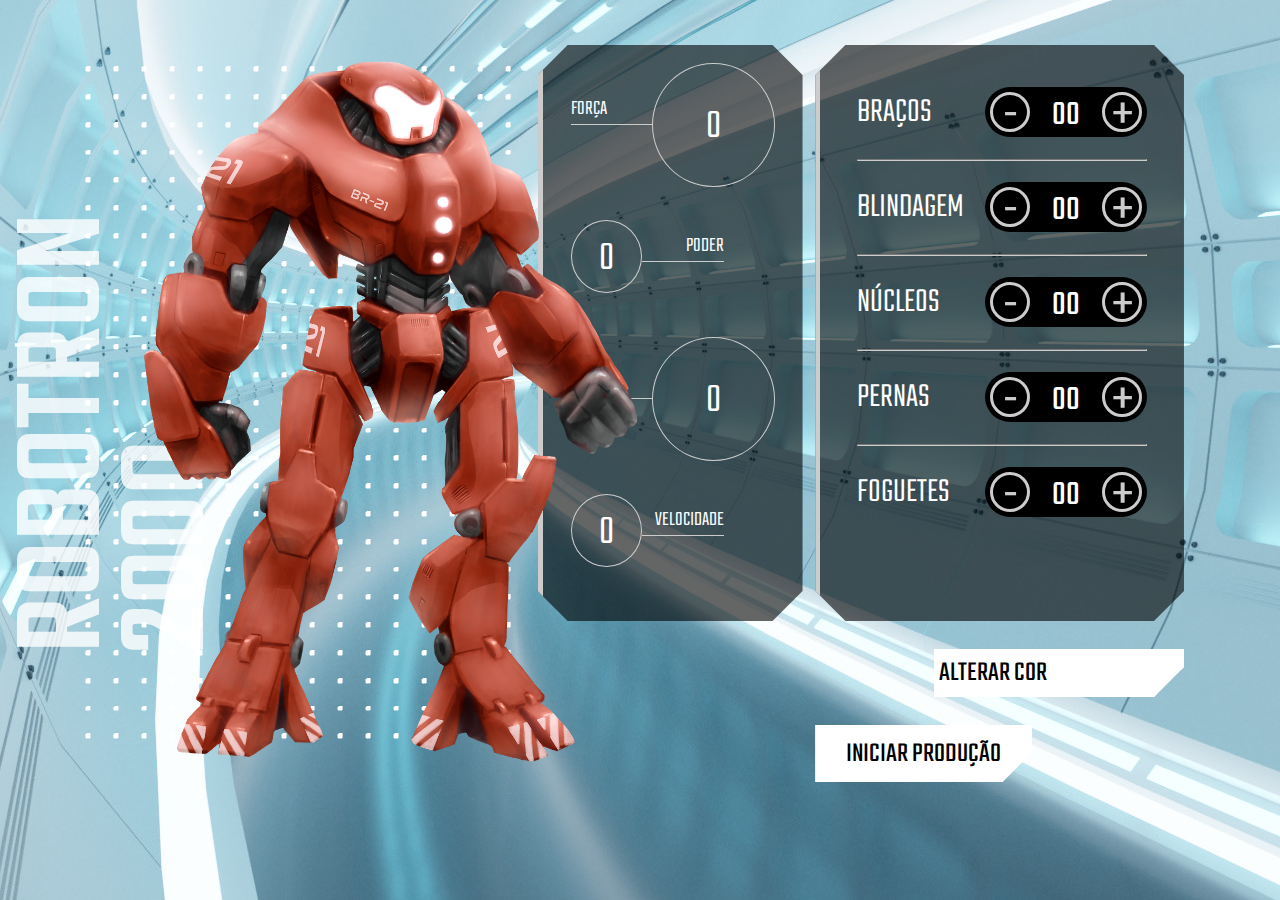
<file: index.html>
<!DOCTYPE html>
<html lang="en">
<head>
    <meta charset="UTF-8">
    <meta http-equiv="X-UA-Compatible" content="IE=edge">
    <meta name="viewport" content="width=device-width, initial-scale=1.0">
    <link rel="shortcut icon" type="image/jpg" href="img/favicon.ico"/>
    <title>Robotron 2000</title>

    <link rel="stylesheet" href="css/style.css">
    <link rel="preconnect" href="https://fonts.googleapis.com">
    <link rel="preconnect" href="https://fonts.gstatic.com" crossorigin>
    <link href="https://fonts.googleapis.com/css2?family=Teko:wght@300;500&display=swap" rel="stylesheet"> 
</head>
<body>
    <main>
        <section class="robotron">
            <img class="robo" src="img/robotron-red.png" alt="Robotron" id="robotron">
            <figcaption class="titulo">ROBOTRON <br>2000</figcaption>
        </section>
        <section class="box estatisticas">
            <div class="estatistica">
                <p class="estatistica-titulo">Força</p>
                <div class="estatistica-valor">
                    <p class="estatistica-numero" data-estatistica="forca">0</p>
                </div>
            </div>
            <div class="estatistica">
                <p class="estatistica-titulo">Poder</p>
                <div class="estatistica-valor">
                    <p class="estatistica-numero" data-estatistica="poder">0</p>
                </div>
            </div>
            <div class="estatistica">
                <p class="estatistica-titulo">Energia</p>
                <div class="estatistica-valor">
                    <p class="estatistica-numero" data-estatistica="energia">0</p>
                </div>
            </div>
            <div class="estatistica">
                <p class="estatistica-titulo">Velocidade</p>
                <div class="estatistica-valor">
                    <p class="estatistica-numero" data-estatistica="velocidade">0</p>
                </div>
            </div>
        </section>

        <section class="equipamentos">
            <form action="" class="montador">
                <div class="box montador-conteudo">
                    <div class="peca">
                        <label for="" class="peca-titulo">Braços</label>
                        <div class="controle">
                            <buttom class="controle-ajuste" data-controle="-" data-peca="braco">-</buttom>
                            <input type="text" class="controle-contador" value="00" id="braco" data-contador>
                            <buttom class="controle-ajuste" data-controle="+" data-peca="braco">+</buttom>
                        </div>
                    </div>
                    <hr class="linha">
                    <div class="peca">
                        <label for="" class="peca-titulo">Blindagem</label>
                        <div class="controle">
                            <buttom class="controle-ajuste" data-controle="-" data-peca="blindagem">-</buttom>
                            <input type="text" class="controle-contador" value="00" data-contador>
                            <buttom class="controle-ajuste" data-controle="+" data-peca="blindagem">+</buttom>
                        </div>
                    </div>
                    <hr class="linha">
                    <div class="peca">
                        <label for="" class="peca-titulo">Núcleos</label>
                        <div class="controle">
                            <buttom class="controle-ajuste" data-controle="-" data-peca="nucleos">-</buttom>
                            <input type="text" class="controle-contador" value="00" data-contador>
                            <buttom class="controle-ajuste" data-controle="+" data-peca="nucleos">+</buttom>
                        </div>
                    </div>
                    <hr class="linha">
                    <div class="peca">
                        <label for="" class="peca-titulo">Pernas</label>
                        <div class="controle">
                            <buttom class="controle-ajuste" data-controle="-" data-peca="pernas">-</buttom>
                            <input type="text" class="controle-contador" value="00" data-contador>
                            <buttom class="controle-ajuste" data-controle="+" data-peca="pernas">+</buttom>
                        </div>
                    </div>
                    <hr class="linha">
                    <div class="peca">
                        <label for="" class="peca-titulo" data-controle="-">Foguetes</label>
                        <div class="controle">
                            <buttom class="controle-ajuste" data-controle="-" data-peca="foguetes">-</buttom>
                            <input type="text" class="controle-contador" value="00" data-contador>
                            <buttom class="controle-ajuste" data-controle="+" data-peca="foguetes">+</buttom>
                        </div>
                    </div>
                </div>
                <input value="Alterar cor" class="cor" id="cor-robotron">
                <input type="submit" value="Iniciar produção" class="producao" id="producao">
            </form>
        </section>
    </main>
    
    <script src="js/main.js"></script>
</body>
</html>
</file>
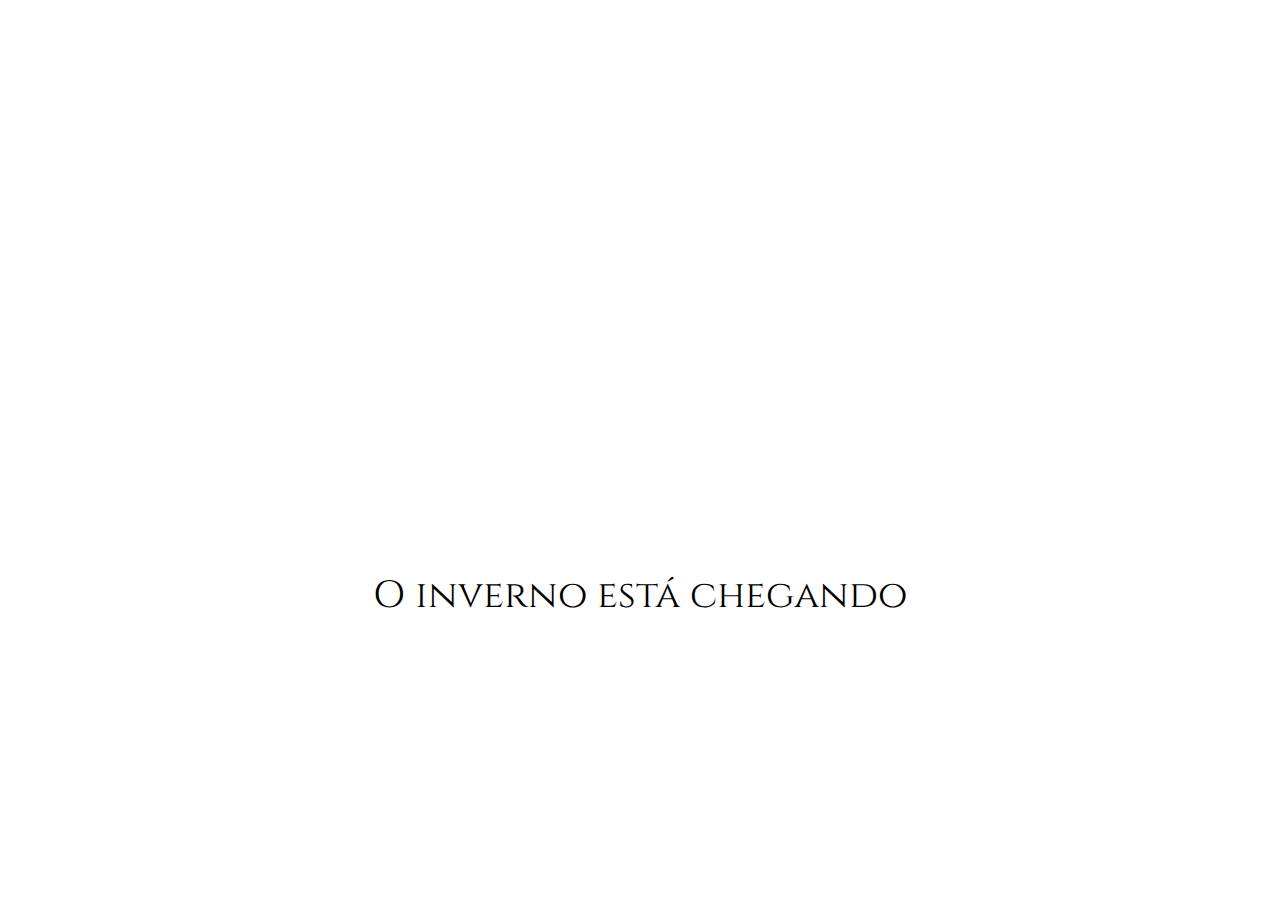
<file: exercicios/exe1.html>
<!DOCTYPE html>
<html lang="en" >
<head>
  <meta charset="UTF-8">
  <title>Manipulando o DOM - Aula 1</title>
  <link rel="stylesheet" href="./exe1.css">
</head>
<body>

<!-- fonte  --> 
<link rel="preconnect" href="https://fonts.googleapis.com"> 
<link rel="preconnect" href="https://fonts.gstatic.com" crossorigin>
<link href="https://fonts.googleapis.com/css2?family=Cinzel:wght@600&display=swap" rel="stylesheet">
<!-- fonte  -->

<section class="container">
<div class="trono"></div>
<p id="texto">O inverno está chegando</p>
</section>

</body>
</html>
</file>
<file: css/style.css>
:root {
    --main-cinza: #CCCCCC;
    --main-branco: #FFFFFF;
    --main-preto: #000000;
}

* {
    box-sizing: border-box;
}

body {
    background: url(../img/fundo.jpg);
    background-position: center center;
    background-size: cover cover;
    padding: 0;
    margin: 0;
    font-weight: 300;
}

body, input {
    font-family: 'Teko', sans-serif;
}

main {
    width: 80vw;
    height: 80vh;
    margin: 10vh 8vw 10vh 12vw;
    display: flex;
    gap: 1vw;
}

.robotron {
    background: url(../img/estrutura.png) no-repeat;
    background-position: center center;
    margin: 0;
    flex-basis: 40%;
    position: relative;
}

.robo {
    height: 110%;
    z-index: 1;
    position: absolute;
    left: -20%;
    top: -5%;
}

.titulo {
    transform: rotate(180deg);
    font-weight: 500;
    font-size: 130px;
    position: absolute;
    bottom: 7rem;
    left: -3rem;
    line-height: 0.8;
    writing-mode: vertical-rl;
    text-orientation: mixed;
    color: rgba(255,255,255,0.8)
}

.box {
    background: rgba(0,0,0,0.6);
    clip-path: polygon(calc(100% - 30px) 0, 100% 30px, 100% calc(100% - 30px), calc(100% - 30px) 100%, 30px 100%, 0 calc(100% - 30px), 0 30px, 30px 0);
    border-left: 5px solid var(--main-cinza);
    height: 80%;
}

/****************************** Equipamentos *****/

.equipamentos {
    flex-basis: 32%;
}

.montador {
    height: 100%;;
}

.montador-conteudo {
    padding: 2em 10%;
}

.peca {
    padding: 1em 0;
}

.peca-titulo {
    color: var(--main-branco);
    text-transform: uppercase;
    font-size: 2.5em;
}

.controle {
    background: var(--main-preto);
    border-radius: 25px;
    float: right;
    display: inline-flex;
    padding: 5px;
    align-items: center;
    align-self: flex-end;
}

.controle-contador {
    width: 40px;
    height: 35px;
    background: none;
    border: 0;
    margin: 0 1rem;
    color: var(--main-branco);
    text-align: center;
    font-size: 2.5em;
    display: inline-flex;
    align-items: center;
    padding-top: 8px;
}

.controle-ajuste {
    display: inline-block;
    width: 40px;
    height: 40px;
    line-height: 44px;
    border-radius: 50%;
    color: var(--main-cinza);
    font-size: 4em;
    background: var(--main-preto);
    text-align: center;
    border: 3px solid var(--main-cinza);
    cursor: pointer;
}

.linha {
    border-color: var(--main-cinza);
}

.producao {
    margin-top: 1em;
    font-size: 2em;
    text-transform: uppercase;
    padding: 0.2em 1em;
    
    border: 3px solid var(--main-branco);
    background: var(--main-branco);
    clip-path: polygon(100% 0, 100% calc(100% - 30px), calc(100% - 30px) 100%, 0 100%, 0 0);
    cursor: pointer;
}

.producao:hover {
    background: var(--main-preto);
    color: var(--main-branco)
}

.cor {
    width: 250px;
    margin-top: 1em;
    font-size: 2em;
    text-transform: uppercase;
    float: right;
    border: 3px solid var(--main-branco);
    background: var(--main-branco);
    clip-path: polygon(100% 0, 100% calc(100% - 30px), calc(100% - 30px) 100%, 0 100%, 0 0);
    cursor: pointer;
}

.cor:hover {
    background: var(--main-preto);
    color: var(--main-branco)
}



/****************************** Estatísticas *****/
.estatisticas {
    flex-basis: 23%;
    padding: 2em 2em 0;
}

.estatistica {
    color: var(--main-branco);
    display: flex;
    align-items: flex-start;
    height: 25%;
}

.estatistica-titulo {
    font-size: 1.5em;
    border-bottom: 1px solid var(--main-cinza);
    flex-basis: 40%;
    text-transform: uppercase;
    order: 1
}

.estatistica-valor {
    flex-basis: 60%;
    position: relative;
    margin: 10px 0 0;
    order: 2;
    margin: -10px 0 0;
}

.estatistica-valor::after {
    content: "";
    display: block;
    padding-bottom: 100%;
    border: 1px solid var(--main-cinza);
    border-radius: 50%;
}

.estatistica-numero {
    position: absolute;
    top: 50%;
    transform: translateY(-46%);
    width: 100%;
    line-height: 100%;
    text-align: center;
    font-size: 3em;
    margin: 0;
}

.estatistica:nth-child(2n) .estatistica-titulo {
    order: 2;
    text-align: right;
}

.estatistica:nth-child(2n) .estatistica-valor {
    order: 1;
    flex-basis: 35%;
    margin: 10px 0 0;
}

@media screen and (max-width: 1600px) {
    body { 
        font-size: 14px;
    }
    main {
        width: 90vw;
        height: 80vh;
        margin: 5vh auto;
    }
}

@media screen and (max-width: 1200px) {
    body { 
        font-size: 13px;
    }

    main {
        width: 96vw;
        height: 80vh;
        margin: 10vh auto;
    }
}
</file>
<file: exercicios/exe1.css>
* {
    margin: 0;
    padding: 0;
  }
  
  body {
    background: var(--cor-fundo);
    color: var(--cor-fonte);
    font-family: 'Cinzel', serif;
    font-size: 38px;
    user-select: none;
    transition: 2s;
  }
  
  .container {
    height: 90vh;
    width: 100%;
    display: flex;
    flex-direction: column;
    justify-content: center;
    align-items: center;
  }
  
  .trono {
    background-image: url("https://caelum-online-public.s3.amazonaws.com/1369-alura-mais-dark-mode/trono-preto.png");
    background-size: cover;
    width: 450px;
    height: 350px;
    margin-bottom: 30px;
    position: relative;
    top: 10%;
    right: 5%;
  }
</file>
